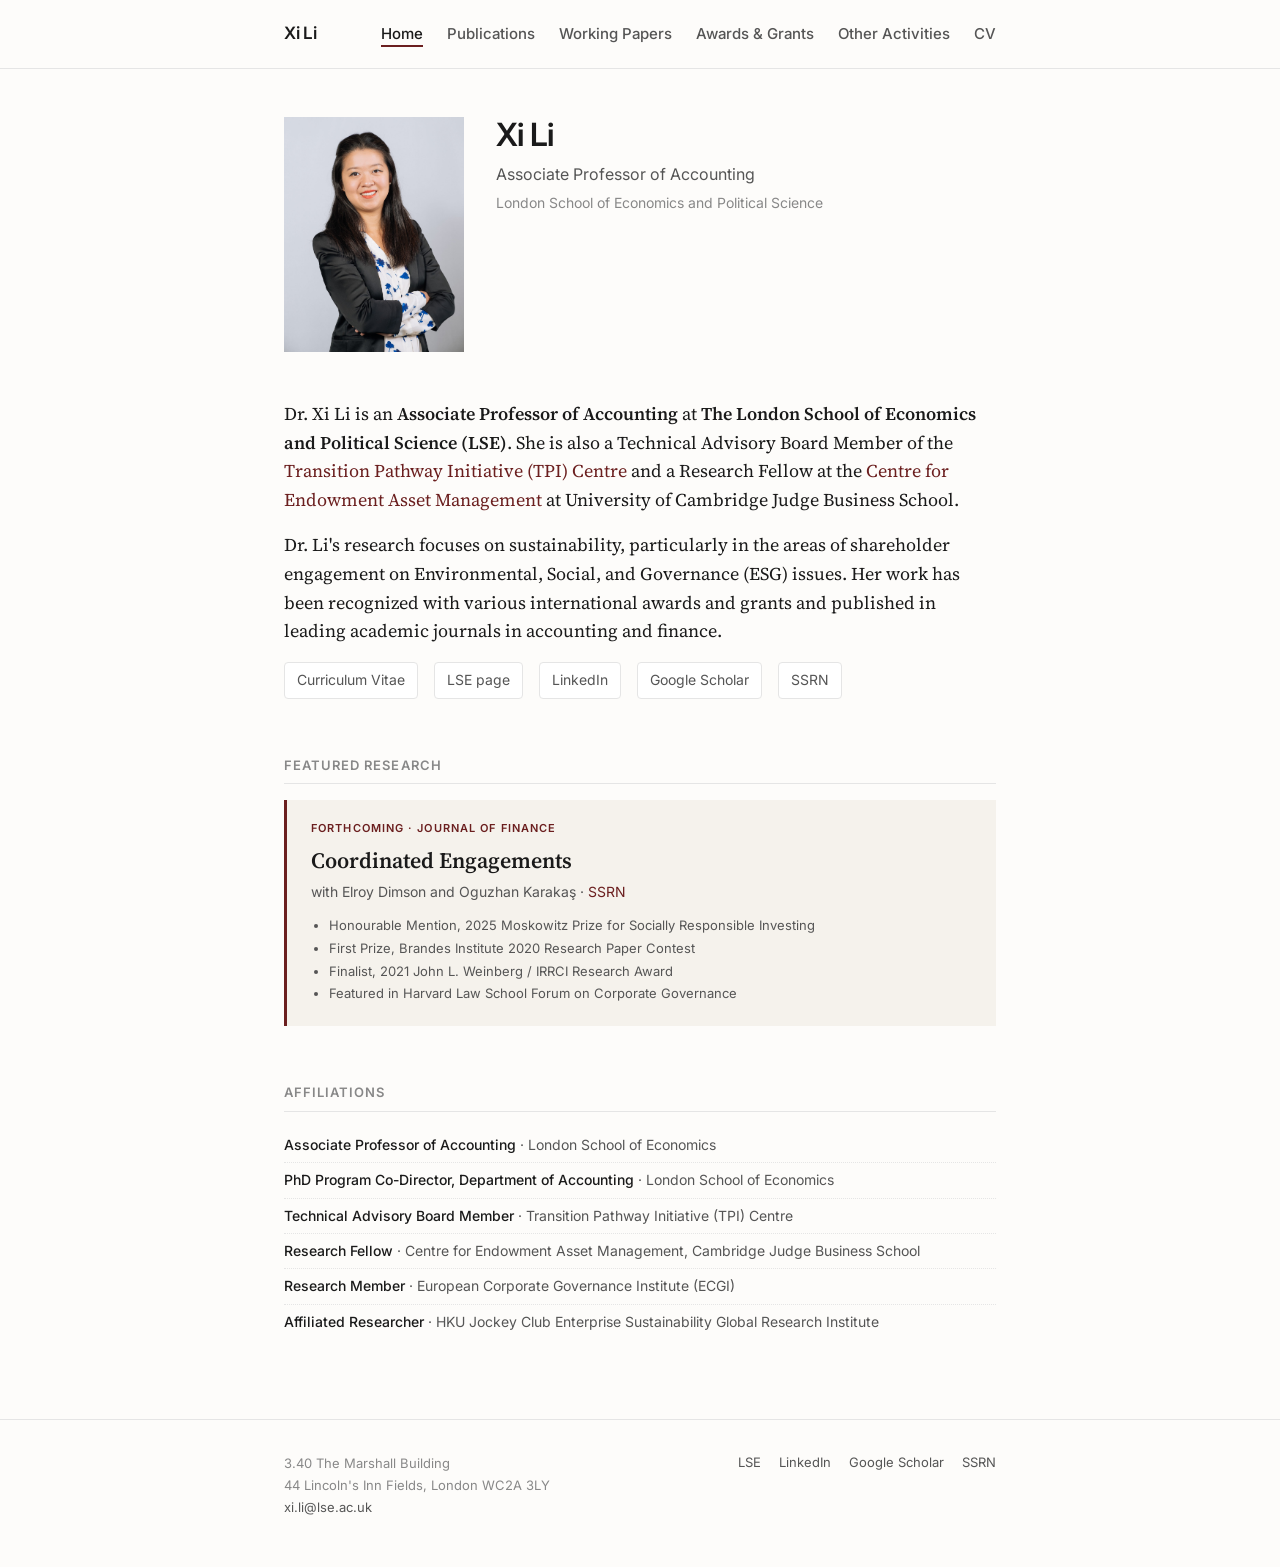
<file: index.html>
<!doctype html>
<html lang="en">
<head>
<meta charset="utf-8">
<meta name="viewport" content="width=device-width, initial-scale=1">
<title>Xi Li — Associate Professor of Accounting, LSE</title>
<meta name="description" content="Xi Li is an Associate Professor of Accounting at the London School of Economics. Research on sustainability, ESG shareholder engagement, and corporate disclosure.">
<link rel="preconnect" href="https://fonts.googleapis.com">
<link rel="preconnect" href="https://fonts.gstatic.com" crossorigin>
<link href="https://fonts.googleapis.com/css2?family=Inter:wght@400;500;600&family=Source+Serif+4:opsz,wght@8..60,400;8..60,600;8..60,700&display=swap" rel="stylesheet">
<link rel="stylesheet" href="css/style.css">
</head>
<body>

<header class="site">
  <div class="wrap">
    <a href="index.html" class="brand">Xi Li</a>
    <nav class="primary">
      <a href="index.html" class="active">Home</a>
      <a href="publications.html">Publications</a>
      <a href="working-papers.html">Working Papers</a>
      <a href="awards.html">Awards &amp; Grants</a>
      <a href="other-activities.html">Other Activities</a>
      <a href="https://www.dropbox.com/scl/fi/eag09mhyev8l4w1ts8stu/CV-Xi-Li.pdf?rlkey=f359xc6a29ypjdeu09ueyacdv&amp;raw=1" target="_blank" rel="noopener">CV</a>
    </nav>
  </div>
</header>

<main class="wrap">

  <section class="hero">
    <img src="img/xili-headshot.jpg" alt="Xi Li" class="headshot">
    <div>
      <h1>Xi Li</h1>
      <p class="title">Associate Professor of Accounting</p>
      <p class="affil">London School of Economics and Political Science</p>
    </div>
  </section>

  <section class="block">
    <p class="bio">
      Dr. Xi Li is an <strong>Associate Professor of Accounting</strong> at <strong>The London School of Economics and Political Science (LSE)</strong>. She is also a Technical Advisory Board Member of the
      <a href="https://www.transitionpathwayinitiative.org/" target="_blank" rel="noopener">Transition Pathway Initiative (TPI) Centre</a> and a Research Fellow at the
      <a href="https://www.jbs.cam.ac.uk/centres/ceam/" target="_blank" rel="noopener">Centre for Endowment Asset Management</a> at University of Cambridge Judge Business School.
    </p>
    <p class="bio">
      Dr. Li's research focuses on sustainability, particularly in the areas of shareholder engagement on Environmental, Social, and Governance (ESG) issues. Her work has been recognized with various international awards and grants and published in leading academic journals in accounting and finance.
    </p>

    <div class="quick-links">
      <a href="https://www.dropbox.com/scl/fi/eag09mhyev8l4w1ts8stu/CV-Xi-Li.pdf?rlkey=f359xc6a29ypjdeu09ueyacdv&amp;raw=1" target="_blank" rel="noopener">Curriculum Vitae</a>
      <a href="http://www.lse.ac.uk/accounting/people/xi-li" target="_blank" rel="noopener">LSE page</a>
      <a href="https://www.linkedin.com/in/xi-li/" target="_blank" rel="noopener">LinkedIn</a>
      <a href="https://scholar.google.co.uk/citations?hl=en&amp;user=zsWf_08AAAAJ" target="_blank" rel="noopener">Google Scholar</a>
      <a href="http://papers.ssrn.com/sol3/cf_dev/AbsByAuth.cfm?per_id=740026" target="_blank" rel="noopener">SSRN</a>
    </div>
  </section>

  <section class="block">
    <h2 class="section">Featured Research</h2>
    <div class="featured">
      <div class="label">Forthcoming · Journal of Finance</div>
      <h3 class="paper-title">Coordinated Engagements</h3>
      <div class="paper-meta">with Elroy Dimson and Oguzhan Karakaş · <a href="https://papers.ssrn.com/sol3/papers.cfm?abstract_id=3209072" target="_blank" rel="noopener">SSRN</a></div>
      <ul class="honors">
        <li>Honourable Mention, 2025 Moskowitz Prize for Socially Responsible Investing</li>
        <li>First Prize, Brandes Institute 2020 Research Paper Contest</li>
        <li>Finalist, 2021 John L. Weinberg / IRRCI Research Award</li>
        <li>Featured in Harvard Law School Forum on Corporate Governance</li>
      </ul>
    </div>
  </section>

  <section class="block">
    <h2 class="section">Affiliations</h2>
    <div class="affil-grid">
      <ul>
        <li><span class="role">Associate Professor of Accounting</span> · <span class="org">London School of Economics</span></li>
        <li><span class="role">PhD Program Co-Director, Department of Accounting</span> · <span class="org">London School of Economics</span></li>
        <li><span class="role">Technical Advisory Board Member</span> · <span class="org">Transition Pathway Initiative (TPI) Centre</span></li>
        <li><span class="role">Research Fellow</span> · <span class="org">Centre for Endowment Asset Management, Cambridge Judge Business School</span></li>
        <li><span class="role">Research Member</span> · <span class="org">European Corporate Governance Institute (ECGI)</span></li>
        <li><span class="role">Affiliated Researcher</span> · <span class="org">HKU Jockey Club Enterprise Sustainability Global Research Institute</span></li>
      </ul>
    </div>
  </section>

</main>

<footer class="site">
  <div class="wrap">
    <div class="contact">
      3.40 The Marshall Building<br>
      44 Lincoln's Inn Fields, London WC2A 3LY<br>
      <a href="mailto:xi.li@lse.ac.uk">xi.li@lse.ac.uk</a>
    </div>
    <div class="links">
      <a href="http://www.lse.ac.uk/accounting/people/xi-li" target="_blank" rel="noopener">LSE</a>
      <a href="https://www.linkedin.com/in/xi-li/" target="_blank" rel="noopener">LinkedIn</a>
      <a href="https://scholar.google.co.uk/citations?hl=en&amp;user=zsWf_08AAAAJ" target="_blank" rel="noopener">Google Scholar</a>
      <a href="http://papers.ssrn.com/sol3/cf_dev/AbsByAuth.cfm?per_id=740026" target="_blank" rel="noopener">SSRN</a>
    </div>
  </div>
</footer>

</body>
</html>
</file>
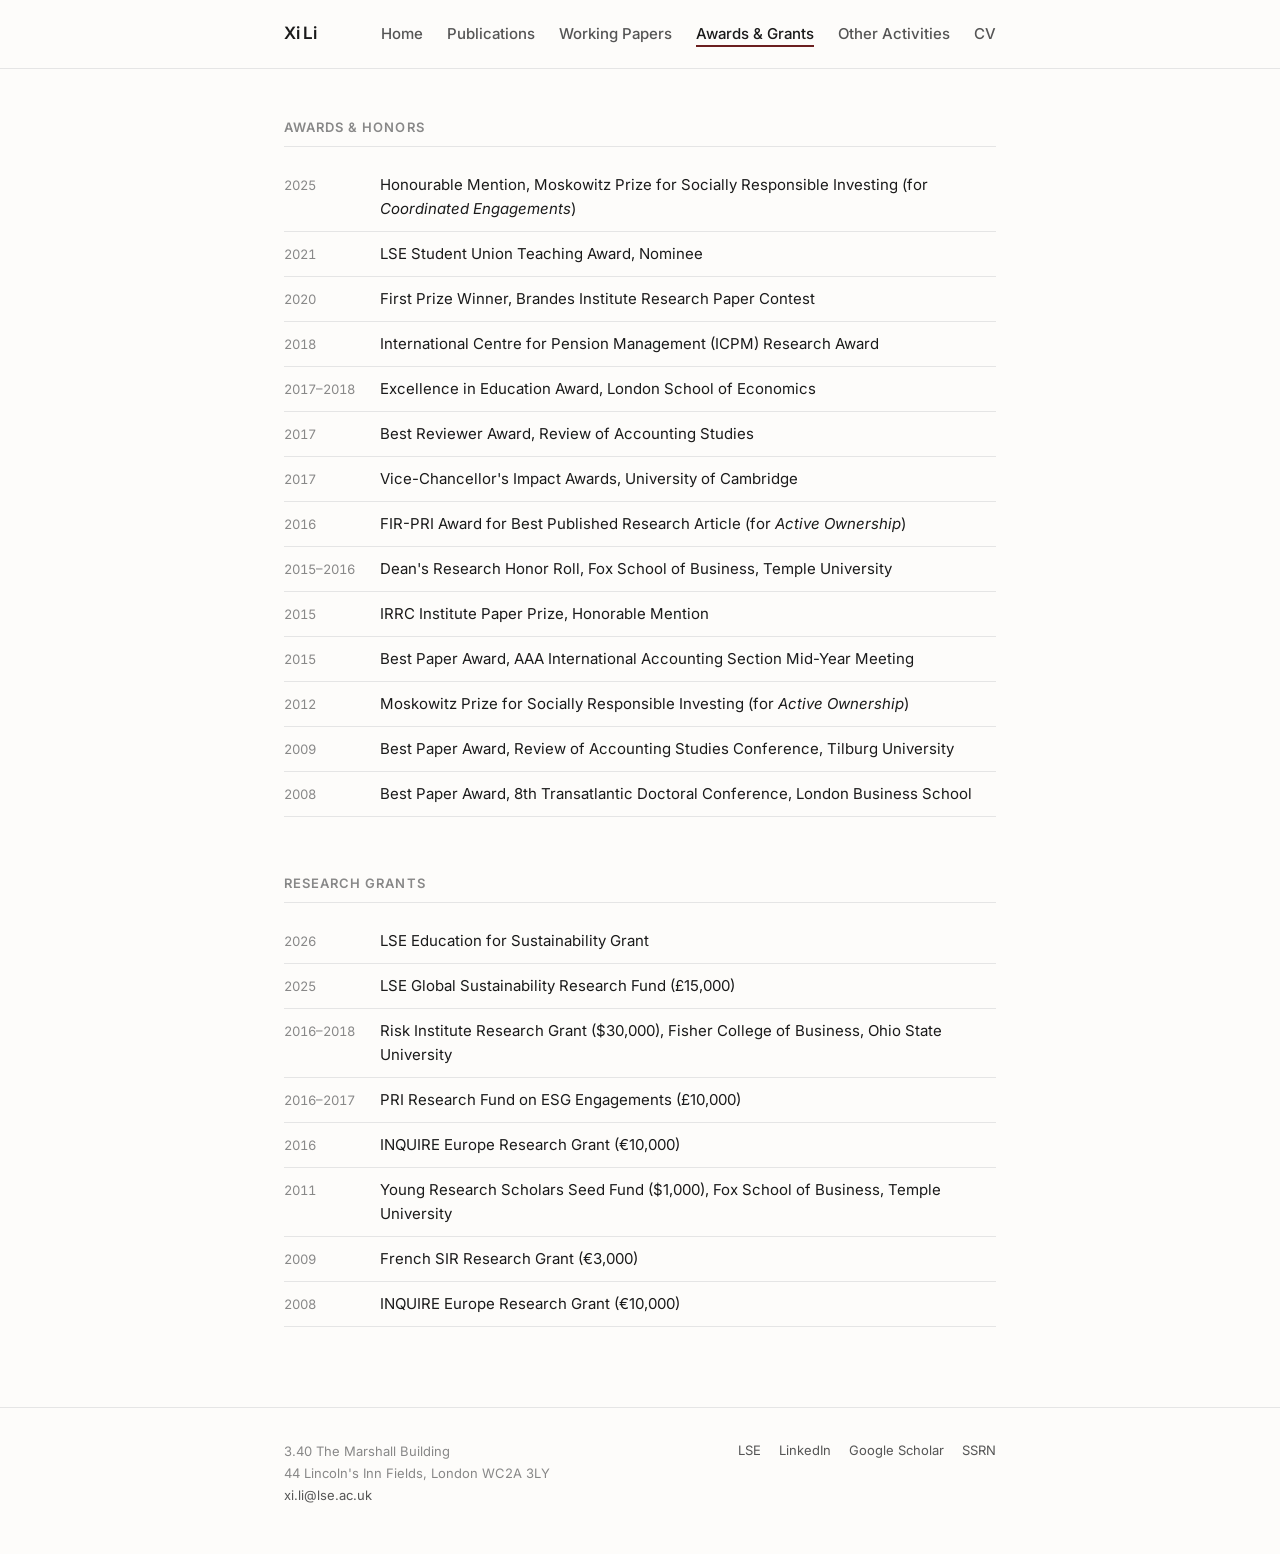
<file: awards.html>
<!doctype html>
<html lang="en">
<head>
<meta charset="utf-8">
<meta name="viewport" content="width=device-width, initial-scale=1">
<title>Awards &amp; Grants — Xi Li</title>
<meta name="description" content="Awards, prizes, and research grants received by Xi Li, Associate Professor of Accounting at LSE.">
<link rel="preconnect" href="https://fonts.googleapis.com">
<link rel="preconnect" href="https://fonts.gstatic.com" crossorigin>
<link href="https://fonts.googleapis.com/css2?family=Inter:wght@400;500;600&family=Source+Serif+4:opsz,wght@8..60,400;8..60,600;8..60,700&display=swap" rel="stylesheet">
<link rel="stylesheet" href="css/style.css">
</head>
<body>

<header class="site">
  <div class="wrap">
    <a href="index.html" class="brand">Xi Li</a>
    <nav class="primary">
      <a href="index.html">Home</a>
      <a href="publications.html">Publications</a>
      <a href="working-papers.html">Working Papers</a>
      <a href="awards.html" class="active">Awards &amp; Grants</a>
      <a href="other-activities.html">Other Activities</a>
      <a href="https://www.dropbox.com/scl/fi/eag09mhyev8l4w1ts8stu/CV-Xi-Li.pdf?rlkey=f359xc6a29ypjdeu09ueyacdv&amp;raw=1" target="_blank" rel="noopener">CV</a>
    </nav>
  </div>
</header>

<main class="wrap">

  <section class="block">
    <h2 class="section">Awards &amp; Honors</h2>
    <ul class="awards">
      <li><span class="year">2025</span><span class="what">Honourable Mention, Moskowitz Prize for Socially Responsible Investing (for <em>Coordinated Engagements</em>)</span></li>
      <li><span class="year">2021</span><span class="what">LSE Student Union Teaching Award, Nominee</span></li>
      <li><span class="year">2020</span><span class="what">First Prize Winner, Brandes Institute Research Paper Contest</span></li>
      <li><span class="year">2018</span><span class="what">International Centre for Pension Management (ICPM) Research Award</span></li>
      <li><span class="year">2017–2018</span><span class="what">Excellence in Education Award, London School of Economics</span></li>
      <li><span class="year">2017</span><span class="what">Best Reviewer Award, Review of Accounting Studies</span></li>
      <li><span class="year">2017</span><span class="what">Vice-Chancellor's Impact Awards, University of Cambridge</span></li>
      <li><span class="year">2016</span><span class="what">FIR-PRI Award for Best Published Research Article (for <em>Active Ownership</em>)</span></li>
      <li><span class="year">2015–2016</span><span class="what">Dean's Research Honor Roll, Fox School of Business, Temple University</span></li>
      <li><span class="year">2015</span><span class="what">IRRC Institute Paper Prize, Honorable Mention</span></li>
      <li><span class="year">2015</span><span class="what">Best Paper Award, AAA International Accounting Section Mid-Year Meeting</span></li>
      <li><span class="year">2012</span><span class="what">Moskowitz Prize for Socially Responsible Investing (for <em>Active Ownership</em>)</span></li>
      <li><span class="year">2009</span><span class="what">Best Paper Award, Review of Accounting Studies Conference, Tilburg University</span></li>
      <li><span class="year">2008</span><span class="what">Best Paper Award, 8th Transatlantic Doctoral Conference, London Business School</span></li>
    </ul>
  </section>

  <section class="block">
    <h2 class="section">Research Grants</h2>
    <ul class="awards">
      <li><span class="year">2026</span><span class="what">LSE Education for Sustainability Grant</span></li>
      <li><span class="year">2025</span><span class="what">LSE Global Sustainability Research Fund (£15,000)</span></li>
      <li><span class="year">2016–2018</span><span class="what">Risk Institute Research Grant ($30,000), Fisher College of Business, Ohio State University</span></li>
      <li><span class="year">2016–2017</span><span class="what">PRI Research Fund on ESG Engagements (£10,000)</span></li>
      <li><span class="year">2016</span><span class="what">INQUIRE Europe Research Grant (€10,000)</span></li>
      <li><span class="year">2011</span><span class="what">Young Research Scholars Seed Fund ($1,000), Fox School of Business, Temple University</span></li>
      <li><span class="year">2009</span><span class="what">French SIR Research Grant (€3,000)</span></li>
      <li><span class="year">2008</span><span class="what">INQUIRE Europe Research Grant (€10,000)</span></li>
    </ul>
  </section>

</main>

<footer class="site">
  <div class="wrap">
    <div class="contact">
      3.40 The Marshall Building<br>
      44 Lincoln's Inn Fields, London WC2A 3LY<br>
      <a href="mailto:xi.li@lse.ac.uk">xi.li@lse.ac.uk</a>
    </div>
    <div class="links">
      <a href="http://www.lse.ac.uk/accounting/people/xi-li" target="_blank" rel="noopener">LSE</a>
      <a href="https://www.linkedin.com/in/xi-li/" target="_blank" rel="noopener">LinkedIn</a>
      <a href="https://scholar.google.co.uk/citations?hl=en&amp;user=zsWf_08AAAAJ" target="_blank" rel="noopener">Google Scholar</a>
      <a href="http://papers.ssrn.com/sol3/cf_dev/AbsByAuth.cfm?per_id=740026" target="_blank" rel="noopener">SSRN</a>
    </div>
  </div>
</footer>

</body>
</html>
</file>
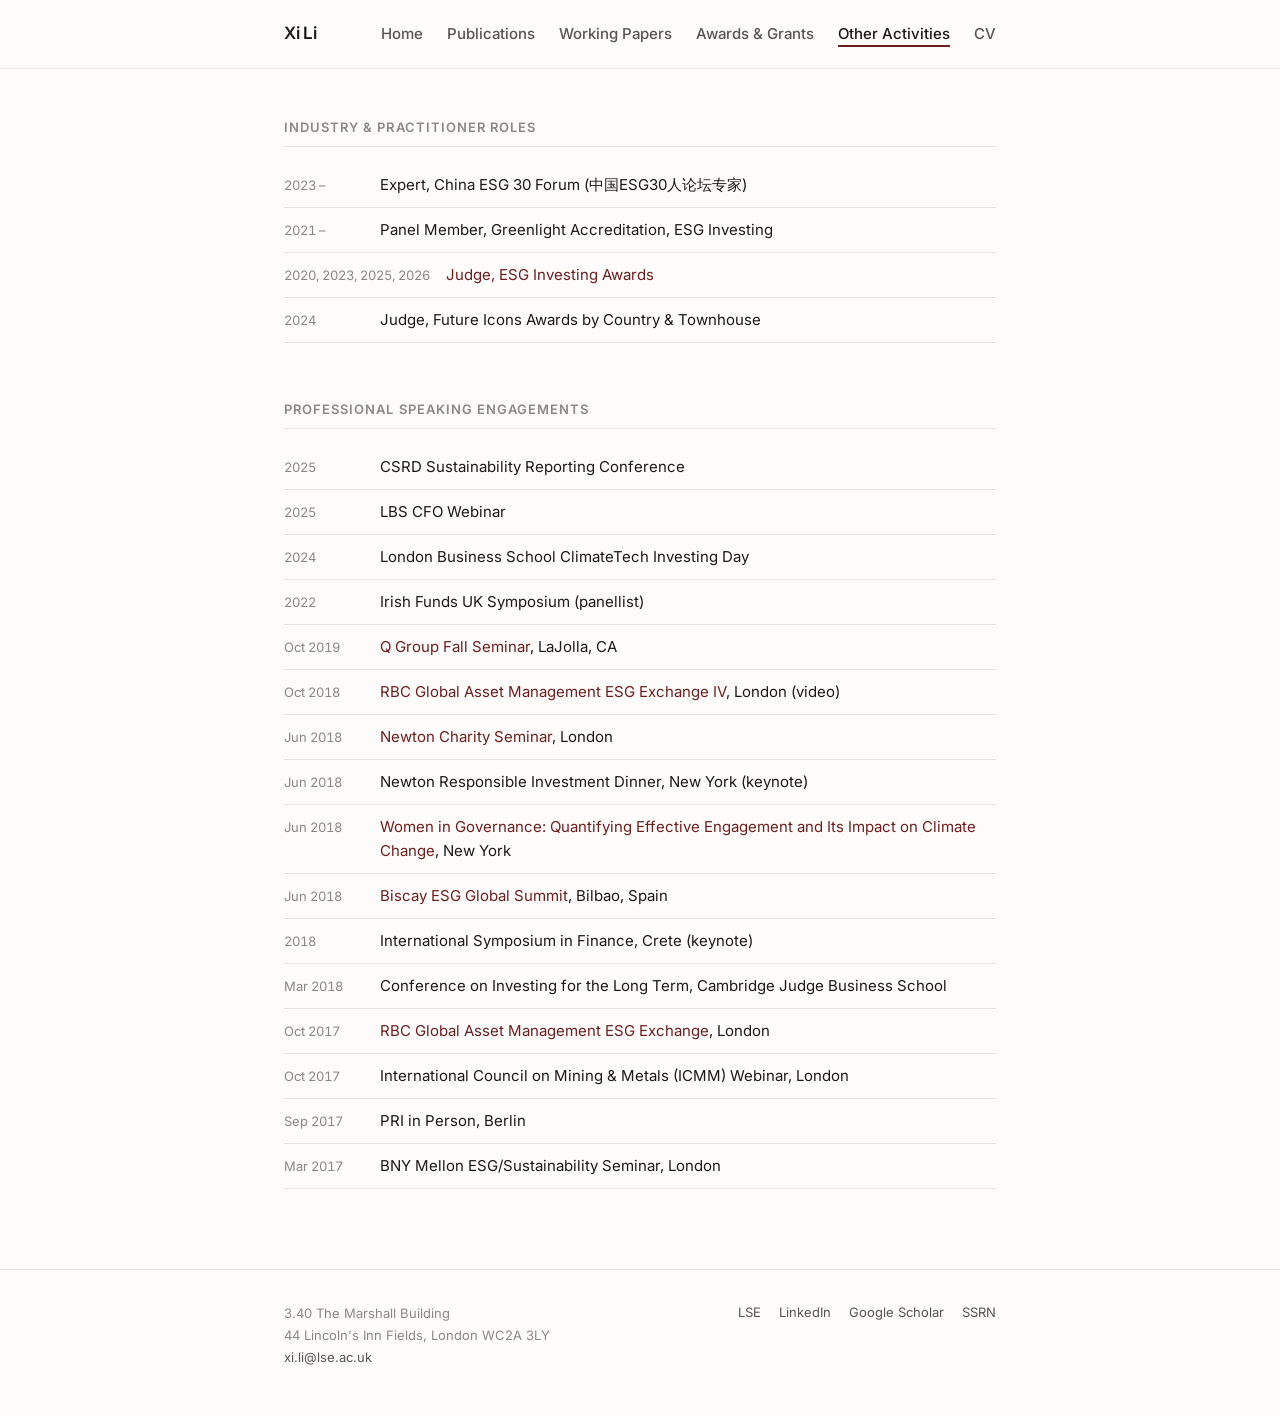
<file: other-activities.html>
<!doctype html>
<html lang="en">
<head>
<meta charset="utf-8">
<meta name="viewport" content="width=device-width, initial-scale=1">
<title>Other Activities — Xi Li</title>
<meta name="description" content="Industry and practitioner roles and professional speaking engagements of Xi Li, Associate Professor of Accounting at LSE.">
<link rel="preconnect" href="https://fonts.googleapis.com">
<link rel="preconnect" href="https://fonts.gstatic.com" crossorigin>
<link href="https://fonts.googleapis.com/css2?family=Inter:wght@400;500;600&family=Source+Serif+4:opsz,wght@8..60,400;8..60,600;8..60,700&display=swap" rel="stylesheet">
<link rel="stylesheet" href="css/style.css">
</head>
<body>

<header class="site">
  <div class="wrap">
    <a href="index.html" class="brand">Xi Li</a>
    <nav class="primary">
      <a href="index.html">Home</a>
      <a href="publications.html">Publications</a>
      <a href="working-papers.html">Working Papers</a>
      <a href="awards.html">Awards &amp; Grants</a>
      <a href="other-activities.html" class="active">Other Activities</a>
      <a href="https://www.dropbox.com/scl/fi/eag09mhyev8l4w1ts8stu/CV-Xi-Li.pdf?rlkey=f359xc6a29ypjdeu09ueyacdv&amp;raw=1" target="_blank" rel="noopener">CV</a>
    </nav>
  </div>
</header>

<main class="wrap">

  <section class="block">
    <h2 class="section">Industry &amp; Practitioner Roles</h2>
    <ul class="awards">
      <li><span class="year">2023 –</span><span class="what">Expert, China ESG 30 Forum (中国ESG30人论坛专家)</span></li>
      <li><span class="year">2021 –</span><span class="what">Panel Member, Greenlight Accreditation, ESG Investing</span></li>
      <li><span class="year">2020, 2023, 2025, 2026</span><span class="what"><a href="https://www.esginvesting.co.uk/awards/" target="_blank" rel="noopener">Judge, ESG Investing Awards</a></span></li>
      <li><span class="year">2024</span><span class="what">Judge, Future Icons Awards by Country &amp; Townhouse</span></li>
    </ul>
  </section>

  <section class="block">
    <h2 class="section">Professional Speaking Engagements</h2>
    <ul class="awards">
      <li><span class="year">2025</span><span class="what">CSRD Sustainability Reporting Conference</span></li>
      <li><span class="year">2025</span><span class="what">LBS CFO Webinar</span></li>
      <li><span class="year">2024</span><span class="what">London Business School ClimateTech Investing Day</span></li>
      <li><span class="year">2022</span><span class="what">Irish Funds UK Symposium (panellist)</span></li>
      <li><span class="year">Oct 2019</span><span class="what"><a href="https://qgroup.wildapricot.org/" target="_blank" rel="noopener">Q Group Fall Seminar</a>, LaJolla, CA</span></li>
      <li><span class="year">Oct 2018</span><span class="what"><a href="https://www.linkedin.com/feed/update/urn:li:activity:6470987042464497664/" target="_blank" rel="noopener">RBC Global Asset Management ESG Exchange IV</a>, London (video)</span></li>
      <li><span class="year">Jun 2018</span><span class="what"><a href="https://www.newtonim.com/charity-seminar/agenda/" target="_blank" rel="noopener">Newton Charity Seminar</a>, London</span></li>
      <li><span class="year">Jun 2018</span><span class="what">Newton Responsible Investment Dinner, New York (keynote)</span></li>
      <li><span class="year">Jun 2018</span><span class="what"><a href="https://www.newtonim.com/global/women-in-governance/" target="_blank" rel="noopener">Women in Governance: Quantifying Effective Engagement and Its Impact on Climate Change</a>, New York</span></li>
      <li><span class="year">Jun 2018</span><span class="what"><a href="https://www.biscayesgsummit.eus/en/programa/" target="_blank" rel="noopener">Biscay ESG Global Summit</a>, Bilbao, Spain</span></li>
      <li><span class="year">2018</span><span class="what">International Symposium in Finance, Crete (keynote)</span></li>
      <li><span class="year">Mar 2018</span><span class="what">Conference on Investing for the Long Term, Cambridge Judge Business School</span></li>
      <li><span class="year">Oct 2017</span><span class="what"><a href="http://global.rbcgam.com/resources/documents/pdf/esg-exchange-2-201710-panel-write-up.pdf" target="_blank" rel="noopener">RBC Global Asset Management ESG Exchange</a>, London</span></li>
      <li><span class="year">Oct 2017</span><span class="what">International Council on Mining &amp; Metals (ICMM) Webinar, London</span></li>
      <li><span class="year">Sep 2017</span><span class="what">PRI in Person, Berlin</span></li>
      <li><span class="year">Mar 2017</span><span class="what">BNY Mellon ESG/Sustainability Seminar, London</span></li>
    </ul>
  </section>

</main>

<footer class="site">
  <div class="wrap">
    <div class="contact">
      3.40 The Marshall Building<br>
      44 Lincoln's Inn Fields, London WC2A 3LY<br>
      <a href="mailto:xi.li@lse.ac.uk">xi.li@lse.ac.uk</a>
    </div>
    <div class="links">
      <a href="http://www.lse.ac.uk/accounting/people/xi-li" target="_blank" rel="noopener">LSE</a>
      <a href="https://www.linkedin.com/in/xi-li/" target="_blank" rel="noopener">LinkedIn</a>
      <a href="https://scholar.google.co.uk/citations?hl=en&amp;user=zsWf_08AAAAJ" target="_blank" rel="noopener">Google Scholar</a>
      <a href="http://papers.ssrn.com/sol3/cf_dev/AbsByAuth.cfm?per_id=740026" target="_blank" rel="noopener">SSRN</a>
    </div>
  </div>
</footer>

</body>
</html>
</file>
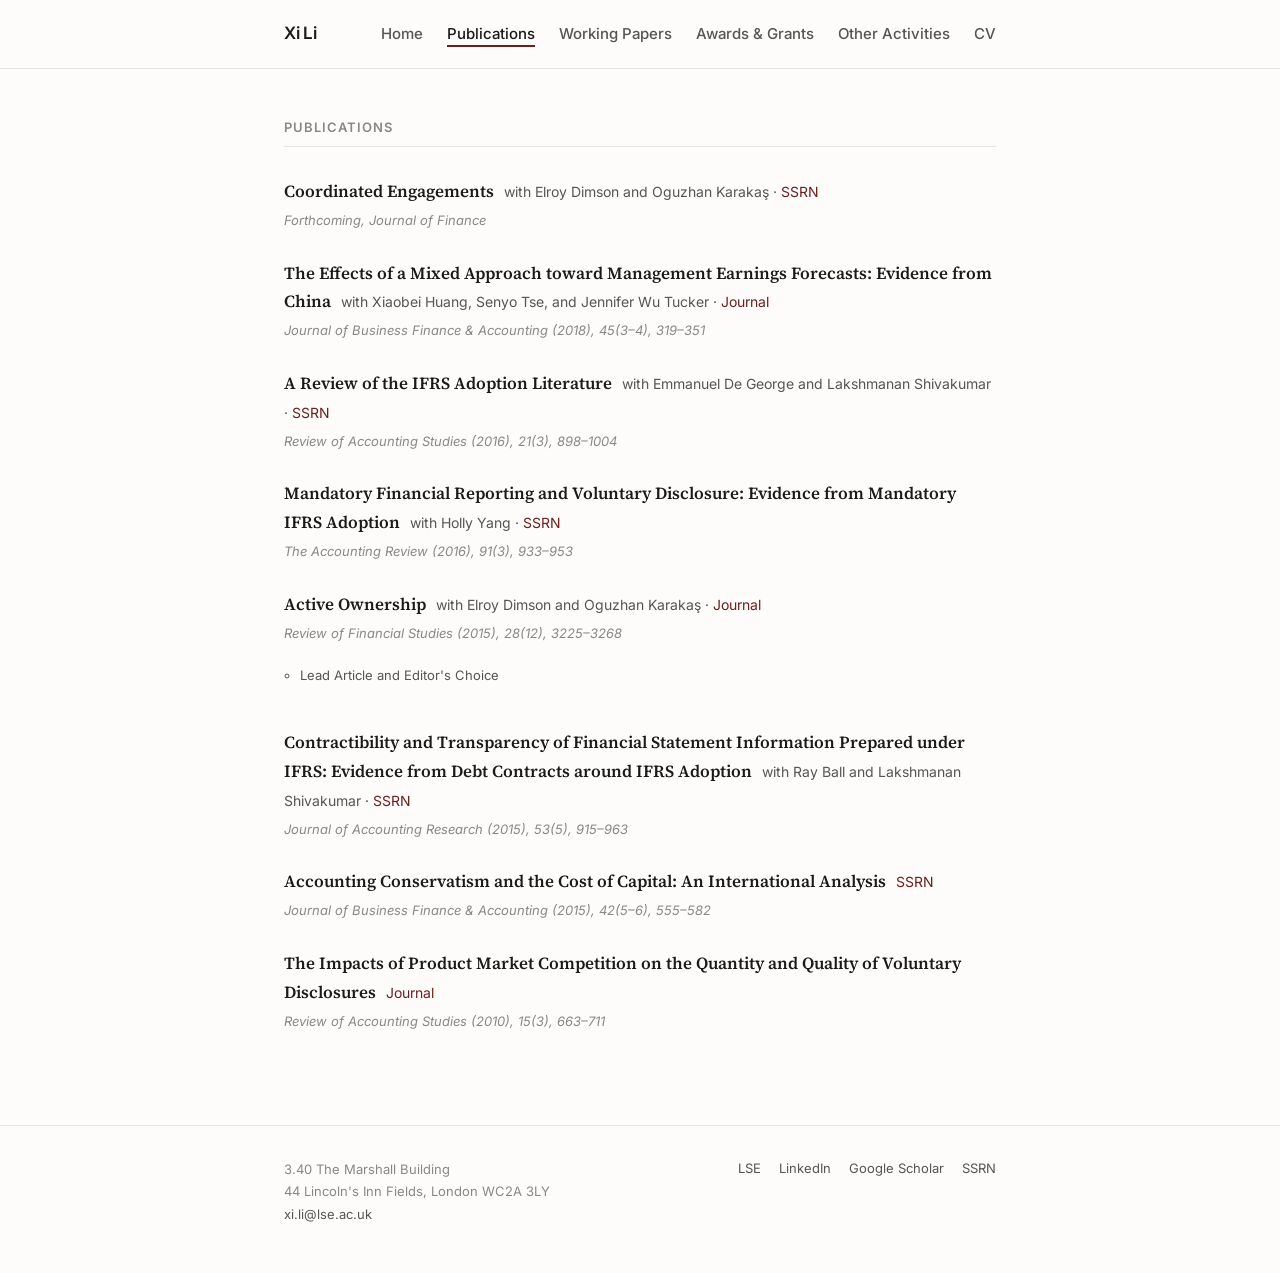
<file: publications.html>
<!doctype html>
<html lang="en">
<head>
<meta charset="utf-8">
<meta name="viewport" content="width=device-width, initial-scale=1">
<title>Publications — Xi Li</title>
<meta name="description" content="Peer-reviewed publications by Xi Li, Associate Professor of Accounting at LSE.">
<link rel="preconnect" href="https://fonts.googleapis.com">
<link rel="preconnect" href="https://fonts.gstatic.com" crossorigin>
<link href="https://fonts.googleapis.com/css2?family=Inter:wght@400;500;600&family=Source+Serif+4:opsz,wght@8..60,400;8..60,600;8..60,700&display=swap" rel="stylesheet">
<link rel="stylesheet" href="css/style.css">
</head>
<body>

<header class="site">
  <div class="wrap">
    <a href="index.html" class="brand">Xi Li</a>
    <nav class="primary">
      <a href="index.html">Home</a>
      <a href="publications.html" class="active">Publications</a>
      <a href="working-papers.html">Working Papers</a>
      <a href="awards.html">Awards &amp; Grants</a>
      <a href="other-activities.html">Other Activities</a>
      <a href="https://www.dropbox.com/scl/fi/eag09mhyev8l4w1ts8stu/CV-Xi-Li.pdf?rlkey=f359xc6a29ypjdeu09ueyacdv&amp;raw=1" target="_blank" rel="noopener">CV</a>
    </nav>
  </div>
</header>

<main class="wrap">

  <section class="block">
    <h2 class="section">Publications</h2>
    <ul class="pub-list">

      <li>
        <span class="pub-title">Coordinated Engagements</span>
        <span class="pub-authors">with Elroy Dimson and Oguzhan Karakaş · <a href="https://papers.ssrn.com/sol3/papers.cfm?abstract_id=3209072" target="_blank" rel="noopener">SSRN</a></span>
        <span class="pub-venue">Forthcoming, Journal of Finance</span>
      </li>

      <li>
        <span class="pub-title">The Effects of a Mixed Approach toward Management Earnings Forecasts: Evidence from China</span>
        <span class="pub-authors">with Xiaobei Huang, Senyo Tse, and Jennifer Wu Tucker · <a href="https://doi.org/10.1111/jbfa.12306" target="_blank" rel="noopener">Journal</a></span>
        <span class="pub-venue">Journal of Business Finance &amp; Accounting (2018), 45(3–4), 319–351</span>
      </li>

      <li>
        <span class="pub-title">A Review of the IFRS Adoption Literature</span>
        <span class="pub-authors">with Emmanuel De George and Lakshmanan Shivakumar · <a href="https://papers.ssrn.com/sol3/papers.cfm?abstract_id=2664475" target="_blank" rel="noopener">SSRN</a></span>
        <span class="pub-venue">Review of Accounting Studies (2016), 21(3), 898–1004</span>
      </li>

      <li>
        <span class="pub-title">Mandatory Financial Reporting and Voluntary Disclosure: Evidence from Mandatory IFRS Adoption</span>
        <span class="pub-authors">with Holly Yang · <a href="https://papers.ssrn.com/sol3/papers.cfm?abstract_id=2172014" target="_blank" rel="noopener">SSRN</a></span>
        <span class="pub-venue">The Accounting Review (2016), 91(3), 933–953</span>
      </li>

      <li>
        <span class="pub-title">Active Ownership</span>
        <span class="pub-authors">with Elroy Dimson and Oguzhan Karakaş · <a href="https://academic.oup.com/rfs/article/28/12/3225/1581590" target="_blank" rel="noopener">Journal</a></span>
        <span class="pub-venue">Review of Financial Studies (2015), 28(12), 3225–3268</span>
        <ul class="pub-honors">
          <li>Lead Article and Editor's Choice</li>
        </ul>
      </li>

      <li>
        <span class="pub-title">Contractibility and Transparency of Financial Statement Information Prepared under IFRS: Evidence from Debt Contracts around IFRS Adoption</span>
        <span class="pub-authors">with Ray Ball and Lakshmanan Shivakumar · <a href="https://papers.ssrn.com/sol3/papers.cfm?abstract_id=2278946" target="_blank" rel="noopener">SSRN</a></span>
        <span class="pub-venue">Journal of Accounting Research (2015), 53(5), 915–963</span>
      </li>

      <li>
        <span class="pub-title">Accounting Conservatism and the Cost of Capital: An International Analysis</span>
        <span class="pub-authors"><a href="https://papers.ssrn.com/sol3/papers.cfm?abstract_id=1261971" target="_blank" rel="noopener">SSRN</a></span>
        <span class="pub-venue">Journal of Business Finance &amp; Accounting (2015), 42(5–6), 555–582</span>
      </li>

      <li>
        <span class="pub-title">The Impacts of Product Market Competition on the Quantity and Quality of Voluntary Disclosures</span>
        <span class="pub-authors"><a href="https://doi.org/10.1007/s11142-010-9129-0" target="_blank" rel="noopener">Journal</a></span>
        <span class="pub-venue">Review of Accounting Studies (2010), 15(3), 663–711</span>
      </li>

    </ul>
  </section>

</main>

<footer class="site">
  <div class="wrap">
    <div class="contact">
      3.40 The Marshall Building<br>
      44 Lincoln's Inn Fields, London WC2A 3LY<br>
      <a href="mailto:xi.li@lse.ac.uk">xi.li@lse.ac.uk</a>
    </div>
    <div class="links">
      <a href="http://www.lse.ac.uk/accounting/people/xi-li" target="_blank" rel="noopener">LSE</a>
      <a href="https://www.linkedin.com/in/xi-li/" target="_blank" rel="noopener">LinkedIn</a>
      <a href="https://scholar.google.co.uk/citations?hl=en&amp;user=zsWf_08AAAAJ" target="_blank" rel="noopener">Google Scholar</a>
      <a href="http://papers.ssrn.com/sol3/cf_dev/AbsByAuth.cfm?per_id=740026" target="_blank" rel="noopener">SSRN</a>
    </div>
  </div>
</footer>

</body>
</html>
</file>
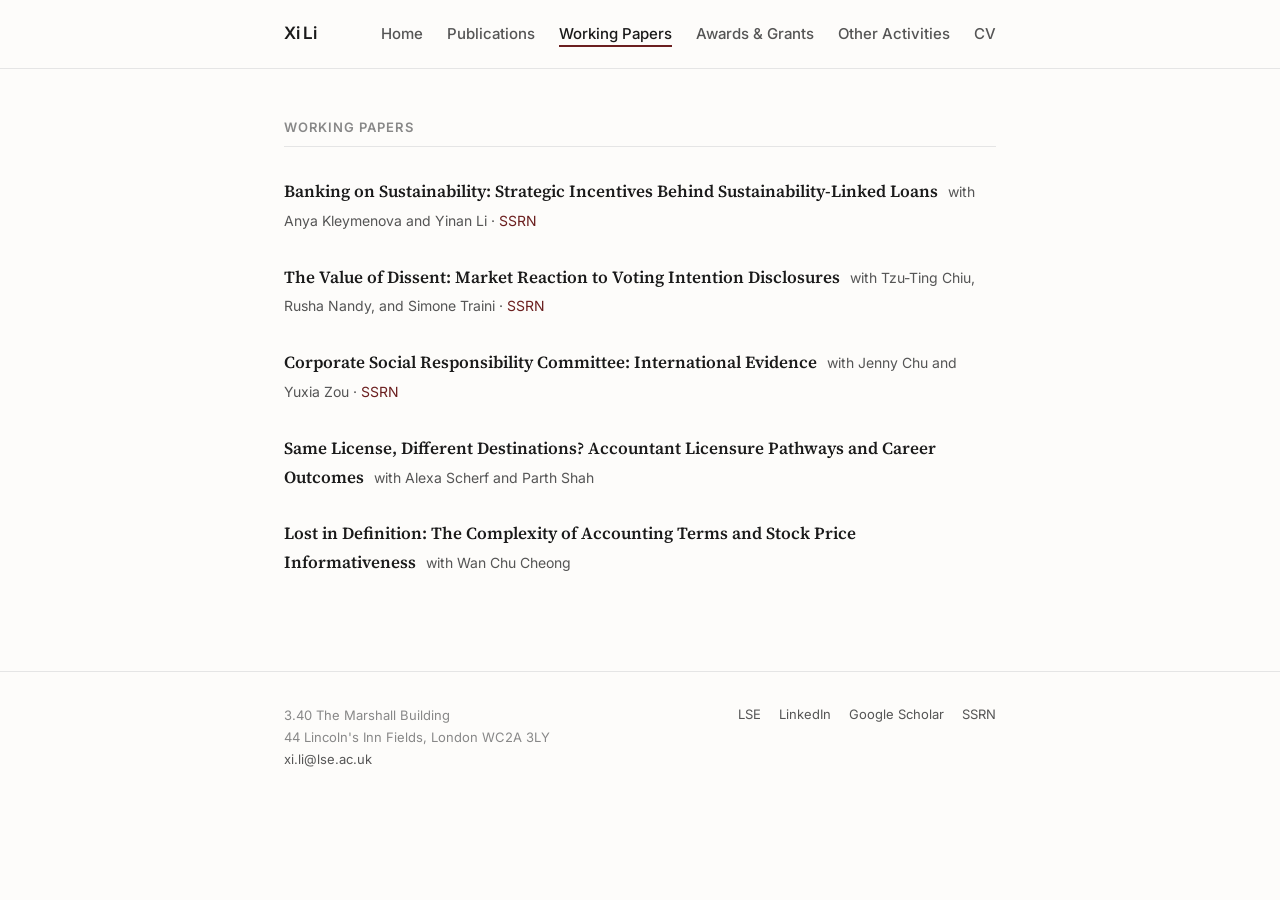
<file: working-papers.html>
<!doctype html>
<html lang="en">
<head>
<meta charset="utf-8">
<meta name="viewport" content="width=device-width, initial-scale=1">
<title>Working Papers — Xi Li</title>
<meta name="description" content="Current working papers by Xi Li, Associate Professor of Accounting at LSE.">
<link rel="preconnect" href="https://fonts.googleapis.com">
<link rel="preconnect" href="https://fonts.gstatic.com" crossorigin>
<link href="https://fonts.googleapis.com/css2?family=Inter:wght@400;500;600&family=Source+Serif+4:opsz,wght@8..60,400;8..60,600;8..60,700&display=swap" rel="stylesheet">
<link rel="stylesheet" href="css/style.css">
</head>
<body>

<header class="site">
  <div class="wrap">
    <a href="index.html" class="brand">Xi Li</a>
    <nav class="primary">
      <a href="index.html">Home</a>
      <a href="publications.html">Publications</a>
      <a href="working-papers.html" class="active">Working Papers</a>
      <a href="awards.html">Awards &amp; Grants</a>
      <a href="other-activities.html">Other Activities</a>
      <a href="https://www.dropbox.com/scl/fi/eag09mhyev8l4w1ts8stu/CV-Xi-Li.pdf?rlkey=f359xc6a29ypjdeu09ueyacdv&amp;raw=1" target="_blank" rel="noopener">CV</a>
    </nav>
  </div>
</header>

<main class="wrap">

  <section class="block">
    <h2 class="section">Working Papers</h2>
    <ul class="pub-list">

      <li>
        <span class="pub-title">Banking on Sustainability: Strategic Incentives Behind Sustainability-Linked Loans</span>
        <span class="pub-authors">with Anya Kleymenova and Yinan Li · <a href="https://papers.ssrn.com/sol3/papers.cfm?abstract_id=5270342" target="_blank" rel="noopener">SSRN</a></span>
      </li>

      <li>
        <span class="pub-title">The Value of Dissent: Market Reaction to Voting Intention Disclosures</span>
        <span class="pub-authors">with Tzu-Ting Chiu, Rusha Nandy, and Simone Traini · <a href="https://papers.ssrn.com/sol3/papers.cfm?abstract_id=5111500" target="_blank" rel="noopener">SSRN</a></span>
      </li>

      <li>
        <span class="pub-title">Corporate Social Responsibility Committee: International Evidence</span>
        <span class="pub-authors">with Jenny Chu and Yuxia Zou · <a href="https://papers.ssrn.com/sol3/papers.cfm?abstract_id=4845058" target="_blank" rel="noopener">SSRN</a></span>
      </li>

      <li>
        <span class="pub-title">Same License, Different Destinations? Accountant Licensure Pathways and Career Outcomes</span>
        <span class="pub-authors">with Alexa Scherf and Parth Shah</span>
      </li>

      <li>
        <span class="pub-title">Lost in Definition: The Complexity of Accounting Terms and Stock Price Informativeness</span>
        <span class="pub-authors">with Wan Chu Cheong</span>
      </li>

    </ul>
  </section>

</main>

<footer class="site">
  <div class="wrap">
    <div class="contact">
      3.40 The Marshall Building<br>
      44 Lincoln's Inn Fields, London WC2A 3LY<br>
      <a href="mailto:xi.li@lse.ac.uk">xi.li@lse.ac.uk</a>
    </div>
    <div class="links">
      <a href="http://www.lse.ac.uk/accounting/people/xi-li" target="_blank" rel="noopener">LSE</a>
      <a href="https://www.linkedin.com/in/xi-li/" target="_blank" rel="noopener">LinkedIn</a>
      <a href="https://scholar.google.co.uk/citations?hl=en&amp;user=zsWf_08AAAAJ" target="_blank" rel="noopener">Google Scholar</a>
      <a href="http://papers.ssrn.com/sol3/cf_dev/AbsByAuth.cfm?per_id=740026" target="_blank" rel="noopener">SSRN</a>
    </div>
  </div>
</footer>

</body>
</html>
</file>
<file: css/style.css>
:root {
  --text: #1a1a1a;
  --text-muted: #555;
  --text-faint: #888;
  --rule: #e5e5e5;
  --accent: #6b1f1f;
  --bg: #fdfcfa;
  --bg-soft: #f5f2ec;
  --max-w: 760px;
  --serif: 'Source Serif 4', 'Source Serif Pro', Georgia, 'Times New Roman', serif;
  --sans: 'Inter', -apple-system, BlinkMacSystemFont, 'Segoe UI', system-ui, sans-serif;
}

* { box-sizing: border-box; }

html, body {
  margin: 0;
  padding: 0;
}

body {
  font-family: var(--serif);
  font-size: 18px;
  line-height: 1.6;
  color: var(--text);
  background: var(--bg);
  -webkit-font-smoothing: antialiased;
  -moz-osx-font-smoothing: grayscale;
}

.wrap {
  max-width: var(--max-w);
  margin: 0 auto;
  padding: 0 24px;
}

/* ---- Header / nav ---- */
header.site {
  border-bottom: 1px solid var(--rule);
  padding: 20px 0;
  margin-bottom: 48px;
}

header.site .wrap {
  display: flex;
  justify-content: space-between;
  align-items: baseline;
  flex-wrap: wrap;
  gap: 12px 24px;
}

.brand {
  font-family: var(--sans);
  font-weight: 600;
  font-size: 17px;
  letter-spacing: -0.01em;
  color: var(--text);
  text-decoration: none;
}

.brand:hover { color: var(--accent); }

nav.primary {
  font-family: var(--sans);
  font-size: 15px;
}

nav.primary a {
  color: var(--text-muted);
  text-decoration: none;
  margin-left: 20px;
  font-weight: 500;
}

nav.primary a:first-child { margin-left: 0; }
nav.primary a:hover { color: var(--accent); }
nav.primary a.active { color: var(--text); border-bottom: 2px solid var(--accent); padding-bottom: 2px; }

@media (max-width: 640px) {
  header.site { padding: 16px 0; margin-bottom: 32px; }
  header.site .wrap { flex-direction: column; align-items: flex-start; gap: 8px; }
  nav.primary { width: 100%; overflow-x: auto; white-space: nowrap; padding-bottom: 4px; }
  nav.primary a { margin-left: 0; margin-right: 18px; }
}

/* ---- Hero (home) ---- */
.hero {
  display: grid;
  grid-template-columns: 180px 1fr;
  gap: 32px;
  align-items: start;
  margin-bottom: 48px;
}

.hero img.headshot {
  width: 180px;
  height: auto;
  display: block;
}

.hero h1 {
  font-family: var(--sans);
  font-size: 32px;
  font-weight: 600;
  line-height: 1.15;
  letter-spacing: -0.02em;
  margin: 0 0 8px;
}

.hero .title {
  font-family: var(--sans);
  font-size: 16px;
  color: var(--text-muted);
  margin: 0 0 4px;
  font-weight: 400;
}

.hero .affil {
  font-family: var(--sans);
  font-size: 14px;
  color: var(--text-faint);
  margin: 0;
}

@media (max-width: 640px) {
  .hero { grid-template-columns: 1fr; gap: 20px; }
  .hero img.headshot { width: 140px; }
  .hero h1 { font-size: 28px; }
}

/* ---- Section blocks ---- */
section.block {
  margin-bottom: 56px;
}

h2.section {
  font-family: var(--sans);
  font-size: 13px;
  font-weight: 600;
  letter-spacing: 0.08em;
  text-transform: uppercase;
  color: var(--text-faint);
  margin: 0 0 16px;
  padding-bottom: 8px;
  border-bottom: 1px solid var(--rule);
}

p { margin: 0 0 16px; }

a { color: var(--accent); text-decoration: none; border-bottom: 1px solid transparent; }
a:hover { border-bottom-color: var(--accent); }

/* Bio paragraph styling */
.bio { font-size: 18px; }
.bio strong { font-weight: 600; }

/* ---- Featured paper card ---- */
.featured {
  background: var(--bg-soft);
  border-left: 3px solid var(--accent);
  padding: 20px 24px;
  margin-top: 8px;
}

.featured .label {
  font-family: var(--sans);
  font-size: 11px;
  font-weight: 600;
  letter-spacing: 0.1em;
  text-transform: uppercase;
  color: var(--accent);
  margin-bottom: 8px;
}

.featured .paper-title {
  font-family: var(--serif);
  font-size: 22px;
  font-weight: 600;
  line-height: 1.3;
  margin: 0 0 6px;
}

.featured .paper-meta {
  font-family: var(--sans);
  font-size: 14px;
  color: var(--text-muted);
  margin-bottom: 12px;
}

.featured .paper-venue {
  font-family: var(--sans);
  font-size: 13px;
  color: var(--text-faint);
  font-style: italic;
}

.featured ul.honors {
  margin: 12px 0 0;
  padding-left: 18px;
  font-family: var(--sans);
  font-size: 13px;
  color: var(--text-muted);
}

.featured ul.honors li { margin-bottom: 2px; }

/* ---- Publication / paper lists ---- */
ol.pub-list, ul.pub-list {
  list-style: none;
  padding: 0;
  margin: 0;
  counter-reset: item;
}

ol.pub-list li, ul.pub-list li {
  padding: 14px 0;
  position: relative;
  counter-increment: item;
}

ol.pub-list li::before {
  content: counter(item) ".";
  position: absolute;
  left: -32px;
  top: 16px;
  font-family: var(--sans);
  font-size: 13px;
  color: var(--text-faint);
  font-weight: 500;
}

@media (max-width: 640px) {
  ol.pub-list li::before { display: none; }
}

ol.pub-list { padding-left: 32px; }
@media (max-width: 640px) { ol.pub-list { padding-left: 0; } }

.pub-title {
  font-weight: 600;
  font-size: 17px;
  margin-right: 6px;
}

.pub-authors {
  font-family: var(--sans);
  font-size: 14px;
  color: var(--text-muted);
}

.pub-venue {
  font-family: var(--sans);
  font-size: 13px;
  color: var(--text-faint);
  font-style: italic;
  display: block;
  margin-top: 4px;
}

.pub-honors {
  margin: 8px 0 0;
  padding-left: 16px;
  font-family: var(--sans);
  font-size: 13px;
  color: var(--text-muted);
}

.pub-honors li { padding: 2px 0; border: none; }
.pub-honors li::before { display: none; }

/* ---- Quick links row ---- */
.quick-links {
  display: flex;
  flex-wrap: wrap;
  gap: 8px 16px;
  font-family: var(--sans);
  font-size: 14px;
  margin-top: 12px;
}

.quick-links a {
  display: inline-flex;
  align-items: center;
  padding: 6px 12px;
  border: 1px solid var(--rule);
  border-radius: 4px;
  color: var(--text-muted);
  background: #fff;
}

.quick-links a:hover {
  border-color: var(--accent);
  color: var(--accent);
}

/* ---- Affiliations grid (home) ---- */
.affil-grid {
  font-family: var(--sans);
  font-size: 14px;
  color: var(--text-muted);
}

.affil-grid li {
  list-style: none;
  padding: 6px 0;
  border-bottom: 1px dotted var(--rule);
}

.affil-grid ul { padding: 0; margin: 0; }
.affil-grid li:last-child { border-bottom: none; }
.affil-grid .role { color: var(--text); font-weight: 500; }
.affil-grid .org { color: var(--text-muted); }

/* ---- Teaching ---- */
.teach-block { margin-bottom: 28px; }
.teach-block h3 {
  font-family: var(--sans);
  font-size: 16px;
  font-weight: 600;
  margin: 0 0 8px;
}
.teach-block ul {
  list-style: none;
  padding: 0;
  margin: 0;
  font-family: var(--sans);
  font-size: 14px;
}
.teach-block li {
  padding: 6px 0;
  border-bottom: 1px dotted var(--rule);
  color: var(--text-muted);
}
.teach-block li:last-child { border-bottom: none; }
.teach-block .course { color: var(--text); font-weight: 500; }
.teach-block .when { color: var(--text-faint); font-size: 13px; }

/* ---- Awards list ---- */
ul.awards {
  list-style: none;
  padding: 0;
  margin: 0;
  font-family: var(--sans);
  font-size: 15px;
}

ul.awards li {
  padding: 10px 0;
  border-bottom: 1px solid var(--rule);
  display: flex;
  gap: 16px;
}

ul.awards .year {
  color: var(--text-faint);
  font-size: 13px;
  min-width: 80px;
  flex-shrink: 0;
  padding-top: 2px;
  font-variant-numeric: tabular-nums;
}

ul.awards .what {
  color: var(--text);
}

/* ---- Footer ---- */
footer.site {
  border-top: 1px solid var(--rule);
  margin-top: 80px;
  padding: 32px 0 48px;
  font-family: var(--sans);
  font-size: 13px;
  color: var(--text-faint);
}

footer.site .wrap {
  display: flex;
  justify-content: space-between;
  flex-wrap: wrap;
  gap: 16px;
}

footer.site a {
  color: var(--text-muted);
  border-bottom: none;
}

footer.site a:hover { color: var(--accent); }

footer.site .contact { line-height: 1.7; }
footer.site .links a { margin-left: 14px; }
footer.site .links a:first-child { margin-left: 0; }

@media (max-width: 640px) {
  footer.site .wrap { flex-direction: column; }
  footer.site .links a { margin-left: 0; margin-right: 14px; }
}
</file>
